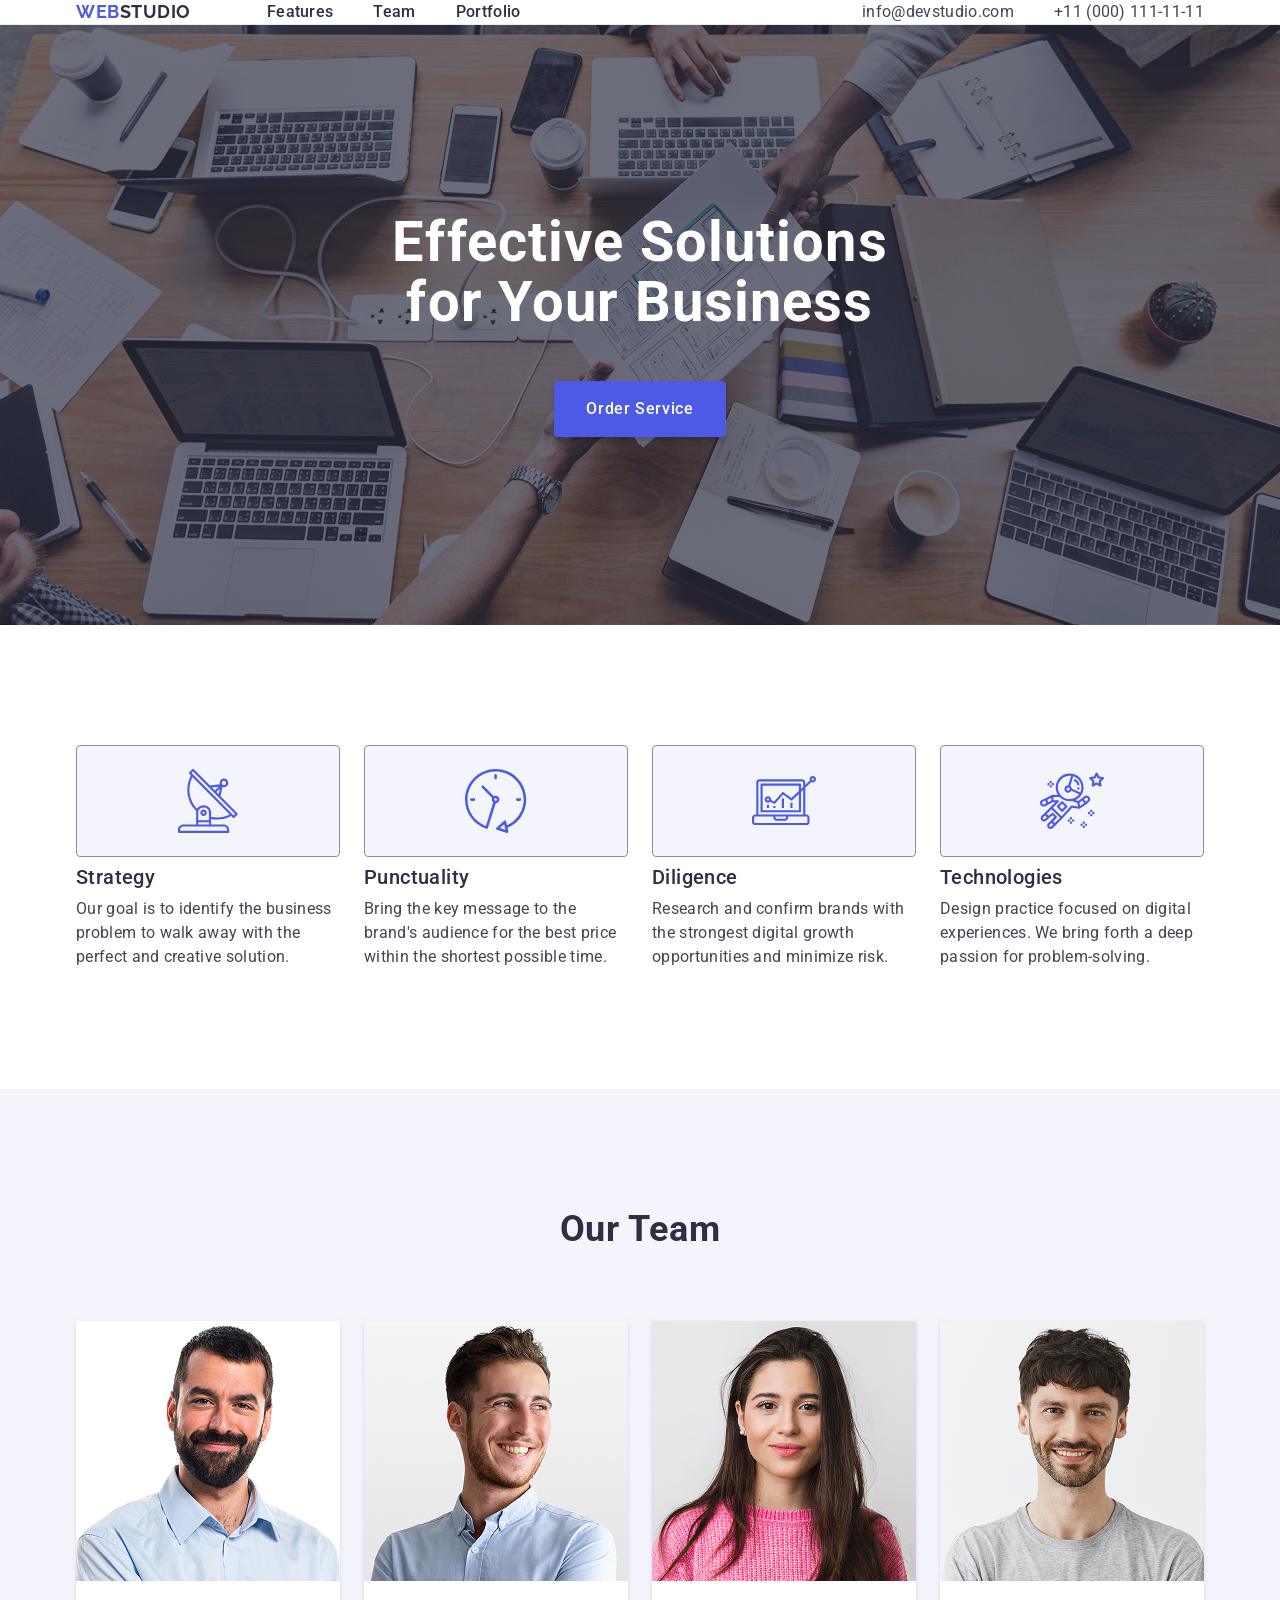
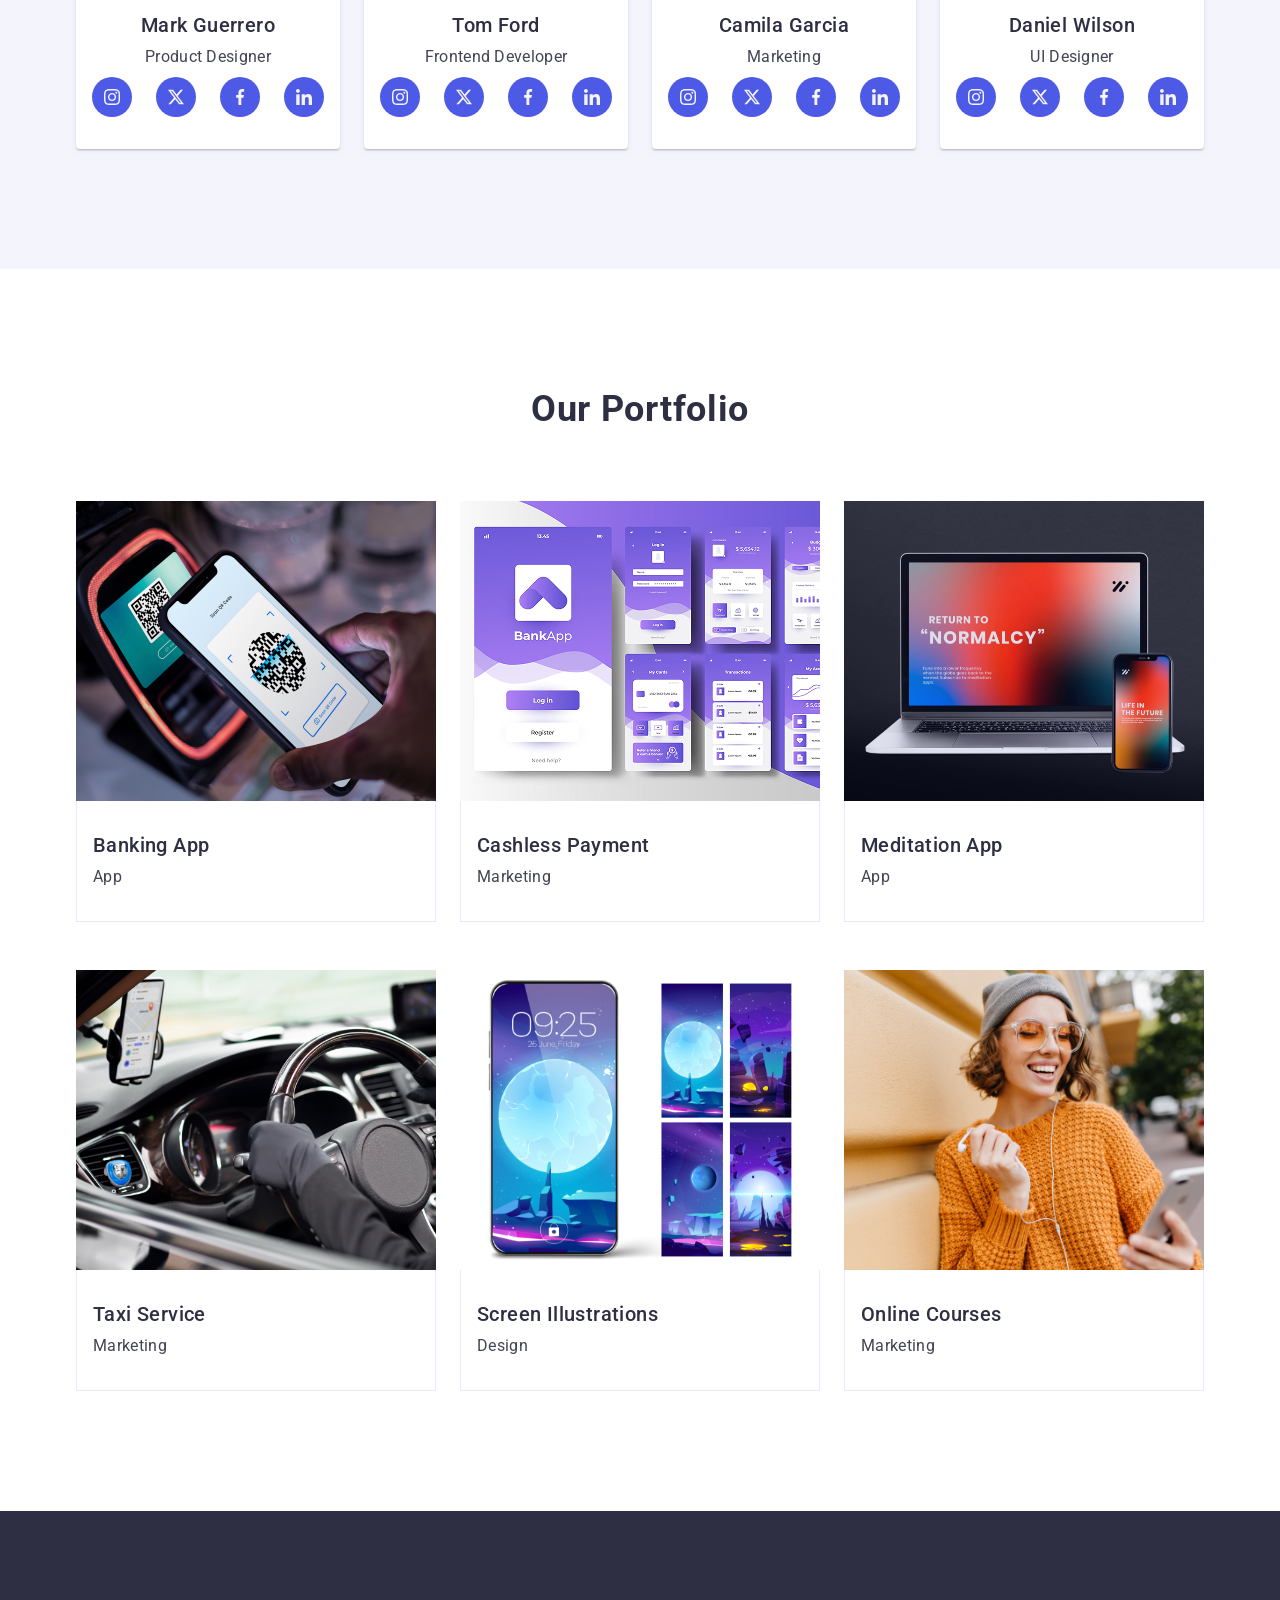
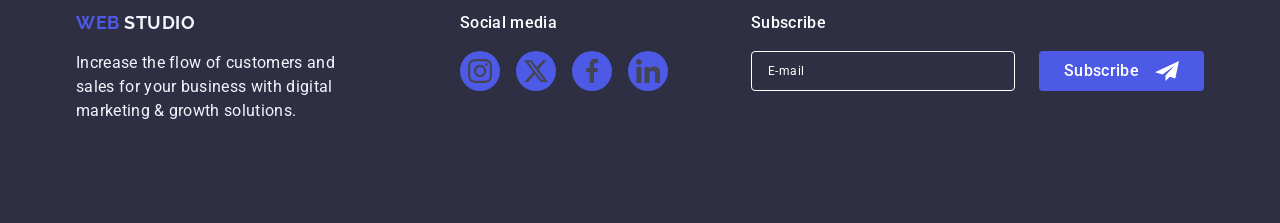
<file: index.html>
<!doctype html>
<html lang="en">
  <head>
    <meta charset="UTF-8" />
    <meta name="viewport" content="width=device-width, initial-scale=1.0" />
    <meta name="description" content="" />
    <meta name="keywords" content="" />
    <title>WebStudio</title>
    <link
      rel="stylesheet"
      href="https://cdnjs.cloudflare.com/ajax/libs/modern-normalize/3.0.1/modern-normalize.min.css"
      integrity="sha512-q6WgHqiHlKyOqslT/lgBgodhd03Wp4BEqKeW6nNtlOY4quzyG3VoQKFrieaCeSnuVseNKRGpGeDU3qPmabCANg=="
      crossorigin="anonymous"
      referrerpolicy="no-referrer"
    />
    <link rel="preconnect" href="https://fonts.googleapis.com" />
    <link rel="preconnect" href="https://fonts.gstatic.com" crossorigin />
    <link
      href="https://fonts.googleapis.com/css2?family=Raleway:ital,wght@0,100..900;1,100..900&family=Roboto:ital,wght@0,100..900;1,100..900&display=swap"
      rel="stylesheet"
    />
    <link rel="stylesheet" href="./css/main.css" />
  </head>
  <body>
    <header id="header" class="site-header">
      <div class="container">
        <div class="header-wrapper">
          <a class="site-logo" href="./index.html">
            <span class="site-logo__accent">Web</span
            ><span class="site-logo__text">Studio</span>
          </a>

          <nav class="site-nav" aria-label="Main navigation">
            <ul class="nav-list">
              <li class="nav-item">
                <a class="nav-link" href="#features">Features</a>
              </li>
              <li class="nav-item">
                <a class="nav-link" href="#team">Team</a>
              </li>
              <li class="nav-item">
                <a class="nav-link" href="#portfolio">Portfolio</a>
              </li>
            </ul>
          </nav>

          <address class="site-address">
            <ul class="contact-list">
              <li class="contact-item">
                <a class="contact-link" href="mailto:info@devstudio.com"
                  >info@devstudio.com</a
                >
              </li>
              <li class="contact-item">
                <a class="contact-link" href="tel:+110001111111"
                  >+11 (000) 111-11-11</a
                >
              </li>
            </ul>
          </address>
        </div>
      </div>
    </header>

    <main>
      <section id="hero" class="hero">
        <div class="container">
          <h1 class="hero-title">Effective Solutions for Your Business</h1>
          <button
            class="hero-button"
            type="button"
            data-modal-open
            aria-haspopup="dialog"
            aria-controls="modal"
          >
            Order Service
          </button>
        </div>
      </section>

      <section id="features" class="features">
        <div class="container">
          <h2 class="sr-only">Our Features</h2>

          <ul class="feature-list">
            <li class="feature-item">
              <div class="feature-icon-box">
                <svg class="feature-icon" width="64" height="64">
                  <use href="./images/icons.svg#illustration-3"></use>
                </svg>
              </div>

              <h3 class="feature-title">Strategy</h3>
              <p class="feature-text">
                Our goal is to identify the business problem to walk away with
                the perfect and creative solution.
              </p>
            </li>

            <li class="feature-item">
              <div class="feature-icon-box">
                <svg class="feature-icon" width="64" height="64">
                  <use href="./images/icons.svg#illustration-1"></use>
                </svg>
              </div>

              <h3 class="feature-title">Punctuality</h3>
              <p class="feature-text">
                Bring the key message to the brand's audience for the best price
                within the shortest possible time.
              </p>
            </li>

            <li class="feature-item">
              <div class="feature-icon-box">
                <svg class="feature-icon" width="64" height="64">
                  <use href="./images/icons.svg#illustration-2"></use>
                </svg>
              </div>

              <h3 class="feature-title">Diligence</h3>
              <p class="feature-text">
                Research and confirm brands with the strongest digital growth
                opportunities and minimize risk.
              </p>
            </li>

            <li class="feature-item">
              <div class="feature-icon-box">
                <svg class="feature-icon" width="64" height="64">
                  <use href="./images/icons.svg#illustration-4"></use>
                </svg>
              </div>

              <h3 class="feature-title">Technologies</h3>
              <p class="feature-text">
                Design practice focused on digital experiences. We bring forth a
                deep passion for problem-solving.
              </p>
            </li>
          </ul>
        </div>
      </section>

      <section id="team" class="team">
        <div class="container">
          <h2 class="team-title">Our Team</h2>

          <ul class="team-list">
            <li class="team-member">
              <img
                src="./images/team-1.jpg"
                alt="Mark Guerrero"
                width="264"
                height="260"
              />
              <div class="team-card-content">
                <h3 class="team-name">Mark Guerrero</h3>
                <p class="team-position">Product Designer</p>
                <ul class="team-social-list">
                  <li class="team-social-item">
                    <a href="#" class="team-social-link">
                      <svg class="team-social-icon" width="16" height="16">
                        <use href="./images/icons.svg#instagram"></use>
                      </svg>
                    </a>
                  </li>

                  <li class="team-social-item">
                    <a href="#" class="team-social-link">
                      <svg class="team-social-icon" width="16" height="16">
                        <use href="./images/icons.svg#twitter"></use>
                      </svg>
                    </a>
                  </li>

                  <li class="team-social-item">
                    <a href="#" class="team-social-link">
                      <svg class="team-social-icon" width="16" height="16">
                        <use href="./images/icons.svg#facebook"></use>
                      </svg>
                    </a>
                  </li>

                  <li class="team-social-item">
                    <a href="#" class="team-social-link">
                      <svg class="team-social-icon" width="16" height="16">
                        <use href="./images/icons.svg#linkedin"></use>
                      </svg>
                    </a>
                  </li>
                </ul>
              </div>
            </li>

            <li class="team-member">
              <img
                src="./images/team-2.jpg"
                alt="Tom Ford"
                width="264"
                height="260"
              />

              <div class="team-card-content">
                <h3 class="team-name">Tom Ford</h3>
                <p class="team-position">Frontend Developer</p>

                <ul class="team-social-list">
                  <li class="team-social-item">
                    <a href="#" class="team-social-link">
                      <svg class="team-social-icon" width="16" height="16">
                        <use href="./images/icons.svg#instagram"></use>
                      </svg>
                    </a>
                  </li>

                  <li class="team-social-item">
                    <a href="#" class="team-social-link">
                      <svg class="team-social-icon" width="16" height="16">
                        <use href="./images/icons.svg#twitter"></use>
                      </svg>
                    </a>
                  </li>

                  <li class="team-social-item">
                    <a href="#" class="team-social-link">
                      <svg class="team-social-icon" width="16" height="16">
                        <use href="./images/icons.svg#facebook"></use>
                      </svg>
                    </a>
                  </li>

                  <li class="team-social-item">
                    <a href="#" class="team-social-link">
                      <svg class="team-social-icon" width="16" height="16">
                        <use href="./images/icons.svg#linkedin"></use>
                      </svg>
                    </a>
                  </li>
                </ul>
              </div>
            </li>

            <li class="team-member">
              <img
                src="./images/team-3.png"
                alt="Camila Garcia"
                width="264"
                height="260"
              />
              <div class="team-card-content">
                <h3 class="team-name">Camila Garcia</h3>
                <p class="team-position">Marketing</p>
                <ul class="team-social-list">
                  <li class="team-social-item">
                    <a href="#" class="team-social-link">
                      <svg class="team-social-icon" width="16" height="16">
                        <use href="./images/icons.svg#instagram"></use>
                      </svg>
                    </a>
                  </li>

                  <li class="team-social-item">
                    <a href="#" class="team-social-link">
                      <svg class="team-social-icon" width="16" height="16">
                        <use href="./images/icons.svg#twitter"></use>
                      </svg>
                    </a>
                  </li>

                  <li class="team-social-item">
                    <a href="#" class="team-social-link">
                      <svg class="team-social-icon" width="16" height="16">
                        <use href="./images/icons.svg#facebook"></use>
                      </svg>
                    </a>
                  </li>

                  <li class="team-social-item">
                    <a href="#" class="team-social-link">
                      <svg class="team-social-icon" width="16" height="16">
                        <use href="./images/icons.svg#linkedin"></use>
                      </svg>
                    </a>
                  </li>
                </ul>
              </div>
            </li>

            <li class="team-member">
              <img
                src="./images/team-4.jpg"
                alt="Daniel Wilson"
                width="264"
                height="260"
              />
              <div class="team-card-content">
                <h3 class="team-name">Daniel Wilson</h3>
                <p class="team-position">UI Designer</p>
                <ul class="team-social-list">
                  <li class="team-social-item">
                    <a href="#" class="team-social-link">
                      <svg class="team-social-icon" width="16" height="16">
                        <use href="./images/icons.svg#instagram"></use>
                      </svg>
                    </a>
                  </li>

                  <li class="team-social-item">
                    <a href="#" class="team-social-link">
                      <svg class="team-social-icon" width="16" height="16">
                        <use href="./images/icons.svg#twitter"></use>
                      </svg>
                    </a>
                  </li>

                  <li class="team-social-item">
                    <a href="#" class="team-social-link">
                      <svg class="team-social-icon" width="16" height="16">
                        <use href="./images/icons.svg#facebook"></use>
                      </svg>
                    </a>
                  </li>

                  <li class="team-social-item">
                    <a href="#" class="team-social-link">
                      <svg class="team-social-icon" width="16" height="16">
                        <use href="./images/icons.svg#linkedin"></use>
                      </svg>
                    </a>
                  </li>
                </ul>
              </div>
            </li>
          </ul>
        </div>
      </section>

      <section id="portfolio" class="portfolio">
        <div class="container">
          <h2 class="portfolio-title">Our Portfolio</h2>

          <ul class="portfolio-list">
            <li class="portfolio-item">
              <div class="portfolio-image-wrapper" tabindex="0">
                <img
                  src="./images/portfolio.svg"
                  alt="Banking App"
                  width="360"
                  height="300"
                />
                <p class="portfolio-overlay">
                  14 Stylish and User-Friendly App Design Concepts. Task Manager
                  App — a clear and convenient way to organize daily tasks.
                </p>
              </div>
              <div class="portfolio-card-content">
                <h3 class="portfolio-name">Banking App</h3>
                <p class="portfolio-category">App</p>
              </div>
            </li>

            <li class="portfolio-item">
              <div class="portfolio-image-wrapper" tabindex="0">
                <img
                  src="./images/portfolio-(1).svg"
                  alt="Cashless Payment"
                  width="360"
                  height="300"
                />
                <p class="portfolio-overlay">
                  14 Stylish and User-Friendly App Design Concepts. Cashless
                  Payment — a fast and secure way to pay for everyday purchases.
                </p>
              </div>
              <div class="portfolio-card-content">
                <h3 class="portfolio-name">Cashless Payment</h3>
                <p class="portfolio-category">Marketing</p>
              </div>
            </li>

            <li class="portfolio-item">
              <div class="portfolio-image-wrapper" tabindex="0">
                <img
                  src="./images/portfolio-(2).svg"
                  alt="Meditation App"
                  width="360"
                  height="300"
                />
                <p class="portfolio-overlay">
                  14 Stylish and User-Friendly App Design Concepts. Meditation
                  App — guided sessions to support mindfulness and wellbeing.
                </p>
              </div>
              <div class="portfolio-card-content">
                <h3 class="portfolio-name">Meditation App</h3>
                <p class="portfolio-category">App</p>
              </div>
            </li>

            <li class="portfolio-item">
              <div class="portfolio-image-wrapper" tabindex="0">
                <img
                  src="./images/portfolio-(3).svg"
                  alt="Taxi Service"
                  width="360"
                  height="300"
                />
                <p class="portfolio-overlay">
                  14 Stylish and User-Friendly App Design Concepts. Taxi Service
                  — a simple way to book a ride wherever you are.
                </p>
              </div>
              <div class="portfolio-card-content">
                <h3 class="portfolio-name">Taxi Service</h3>
                <p class="portfolio-category">Marketing</p>
              </div>
            </li>

            <li class="portfolio-item">
              <div class="portfolio-image-wrapper" tabindex="0">
                <img
                  src="./images/portfolio-(4).svg"
                  alt="Screen Illustrations"
                  width="360"
                  height="300"
                />
                <p class="portfolio-overlay">
                  14 Stylish and User-Friendly App Design Concepts. Screen
                  Illustrations — expressive artwork for digital products.
                </p>
              </div>
              <div class="portfolio-card-content">
                <h3 class="portfolio-name">Screen Illustrations</h3>
                <p class="portfolio-category">Design</p>
              </div>
            </li>

            <li class="portfolio-item">
              <div class="portfolio-image-wrapper" tabindex="0">
                <img
                  src="./images/portfolio-(5).svg"
                  alt="Online Courses"
                  width="360"
                  height="300"
                />
                <p class="portfolio-overlay">
                  14 Stylish and User-Friendly App Design Concepts. Online
                  Courses — flexible learning for new skills and ideas.
                </p>
              </div>
              <div class="portfolio-card-content">
                <h3 class="portfolio-name">Online Courses</h3>
                <p class="portfolio-category">Marketing</p>
              </div>
            </li>
          </ul>
        </div>
      </section>
    </main>

    <footer id="footer" class="footer">
      <div class="container footer-container">
        <div class="footer-info">
          <a class="footer-logo" href="./index.html">
            <span class="footer-logo__accent">Web</span>
            <span class="footer-logo__text">Studio</span>
          </a>

          <p class="footer-text">
            Increase the flow of customers and sales for your business with
            digital marketing & growth solutions.
          </p>
        </div>

        <div class="footer-social">
          <p class="footer-social-title">Social media</p>

          <ul class="footer-social-list">
            <li class="footer-social-item">
              <a href="#" class="footer-social-link">
                <svg class="footer-social-icon" width="24" height="24">
                  <use href="./images/icons.svg#instagram"></use>
                </svg>
              </a>
            </li>

            <li class="footer-social-item">
              <a href="#" class="footer-social-link">
                <svg class="footer-social-icon" width="24" height="24">
                  <use href="./images/icons.svg#twitter"></use>
                </svg>
              </a>
            </li>

            <li class="footer-social-item">
              <a href="#" class="footer-social-link">
                <svg class="footer-social-icon" width="24" height="24">
                  <use href="./images/icons.svg#facebook"></use>
                </svg>
              </a>
            </li>

            <li class="footer-social-item">
              <a href="#" class="footer-social-link">
                <svg class="footer-social-icon" width="24" height="24">
                  <use href="./images/icons.svg#linkedin"></use>
                </svg>
              </a>
            </li>
          </ul>
        </div>
        <div class="footer-subscribe">
          <p class="footer-subscribe-text">Subscribe</p>

          <form class="footer-subscribe-form">
            <label class="footer-subscribe-label" for="footer-email">
              Email
            </label>

            <input
              class="footer-subscribe-input"
              type="email"
              name="email"
              id="footer-email"
              placeholder="E-mail"
            />

            <button class="footer-subscribe-button" type="submit">
              Subscribe
              <svg width="24" height="24">
                <use href="./images/icons.svg#illustration-5"></use>
              </svg>
            </button>
          </form>
        </div>
      </div>
    </footer>

    <div class="backdrop" id="modal" data-modal aria-hidden="true">
      <div
        class="modal"
        role="dialog"
        aria-modal="true"
        aria-labelledby="modal-title"
      >
        <button
          class="modal-close"
          type="button"
          data-modal-close
          aria-label="Close contact form"
        >
          <svg class="modal-close-icon" width="8" height="8" aria-hidden="true">
            <use href="./images/icons.svg#close"></use>
          </svg>
        </button>

        <p class="modal-title" id="modal-title">
          Leave your contacts and we will call you back
        </p>

        <form class="modal-form">
          <div class="modal-field">
            <label class="modal-label" for="user-name">Name</label>
            <div class="modal-input-wrap">
              <input
                class="modal-input"
                type="text"
                name="user-name"
                id="user-name"
                autocomplete="name"
              />
              <svg class="modal-field-icon" width="18" height="24" aria-hidden="true">
                <use href="./images/icons.svg#user"></use>
              </svg>
            </div>
          </div>

          <div class="modal-field">
            <label class="modal-label" for="user-phone">Phone</label>
            <div class="modal-input-wrap">
              <input
                class="modal-input"
                type="tel"
                name="user-phone"
                id="user-phone"
                autocomplete="tel"
              />
              <svg class="modal-field-icon" width="18" height="24" aria-hidden="true">
                <use href="./images/icons.svg#phone"></use>
              </svg>
            </div>
          </div>

          <div class="modal-field">
            <label class="modal-label" for="user-email">Email</label>
            <div class="modal-input-wrap">
              <input
                class="modal-input"
                type="email"
                name="user-email"
                id="user-email"
                autocomplete="email"
              />
              <svg class="modal-field-icon" width="18" height="24" aria-hidden="true">
                <use href="./images/icons.svg#email"></use>
              </svg>
            </div>
          </div>

          <div class="modal-comment-field">
            <label class="modal-label" for="user-comment">Comment</label>
            <textarea
              class="modal-textarea"
              name="user-comment"
              id="user-comment"
              placeholder="Text input"
            ></textarea>
          </div>

          <div class="modal-privacy">
            <input
              class="privacy-checkbox visually-hidden"
              type="checkbox"
              name="user-privacy"
              id="user-privacy"
              value="accepted"
            />
            <label class="privacy-label" for="user-privacy">
              <span class="custom-checkbox" aria-hidden="true">
                <svg class="custom-checkbox-icon" width="10" height="8">
                  <use href="./images/icons.svg#check"></use>
                </svg>
              </span>
              <span>
                I accept the terms and conditions of the
                <a class="privacy-link" href="#">Privacy Policy</a>
              </span>
            </label>
          </div>

          <button class="modal-submit" type="submit">Send</button>
        </form>
      </div>
    </div>

    <script src="./js/modal.js"></script>
  </body>
</html>
</file>
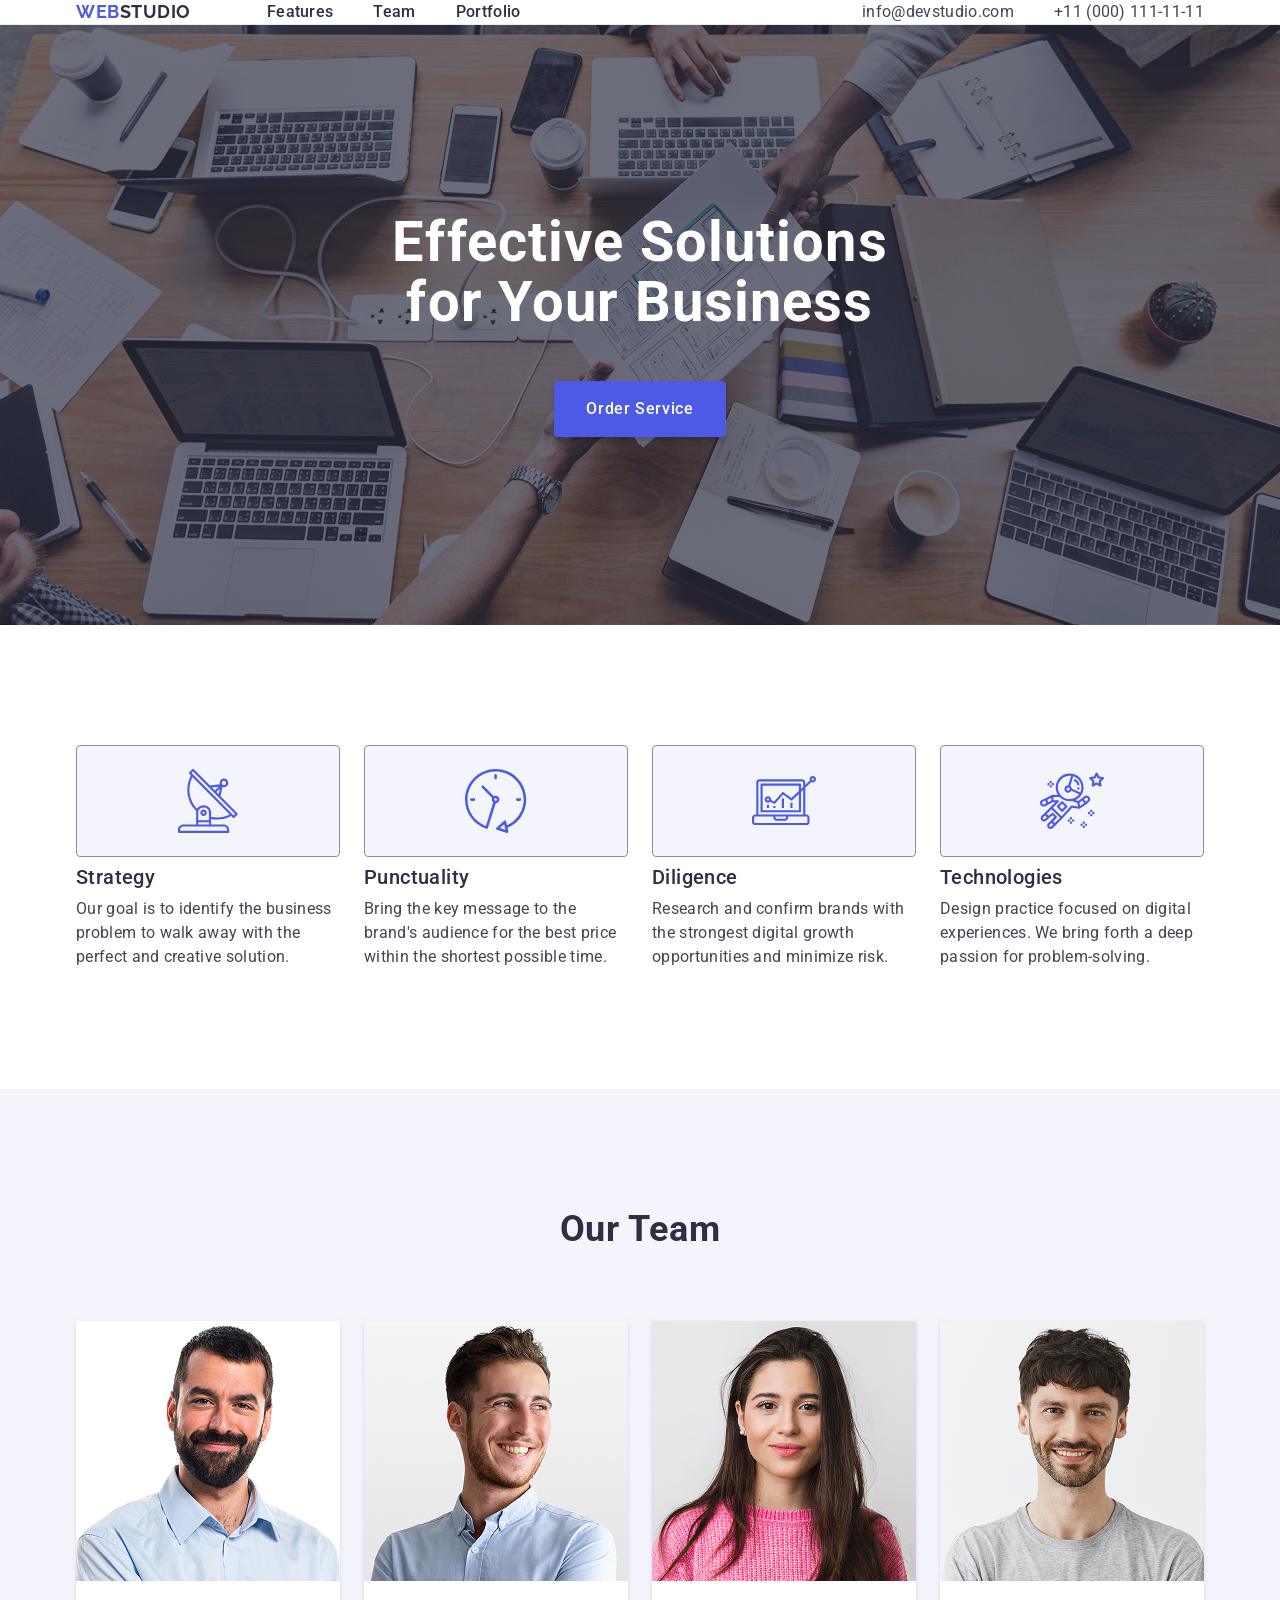
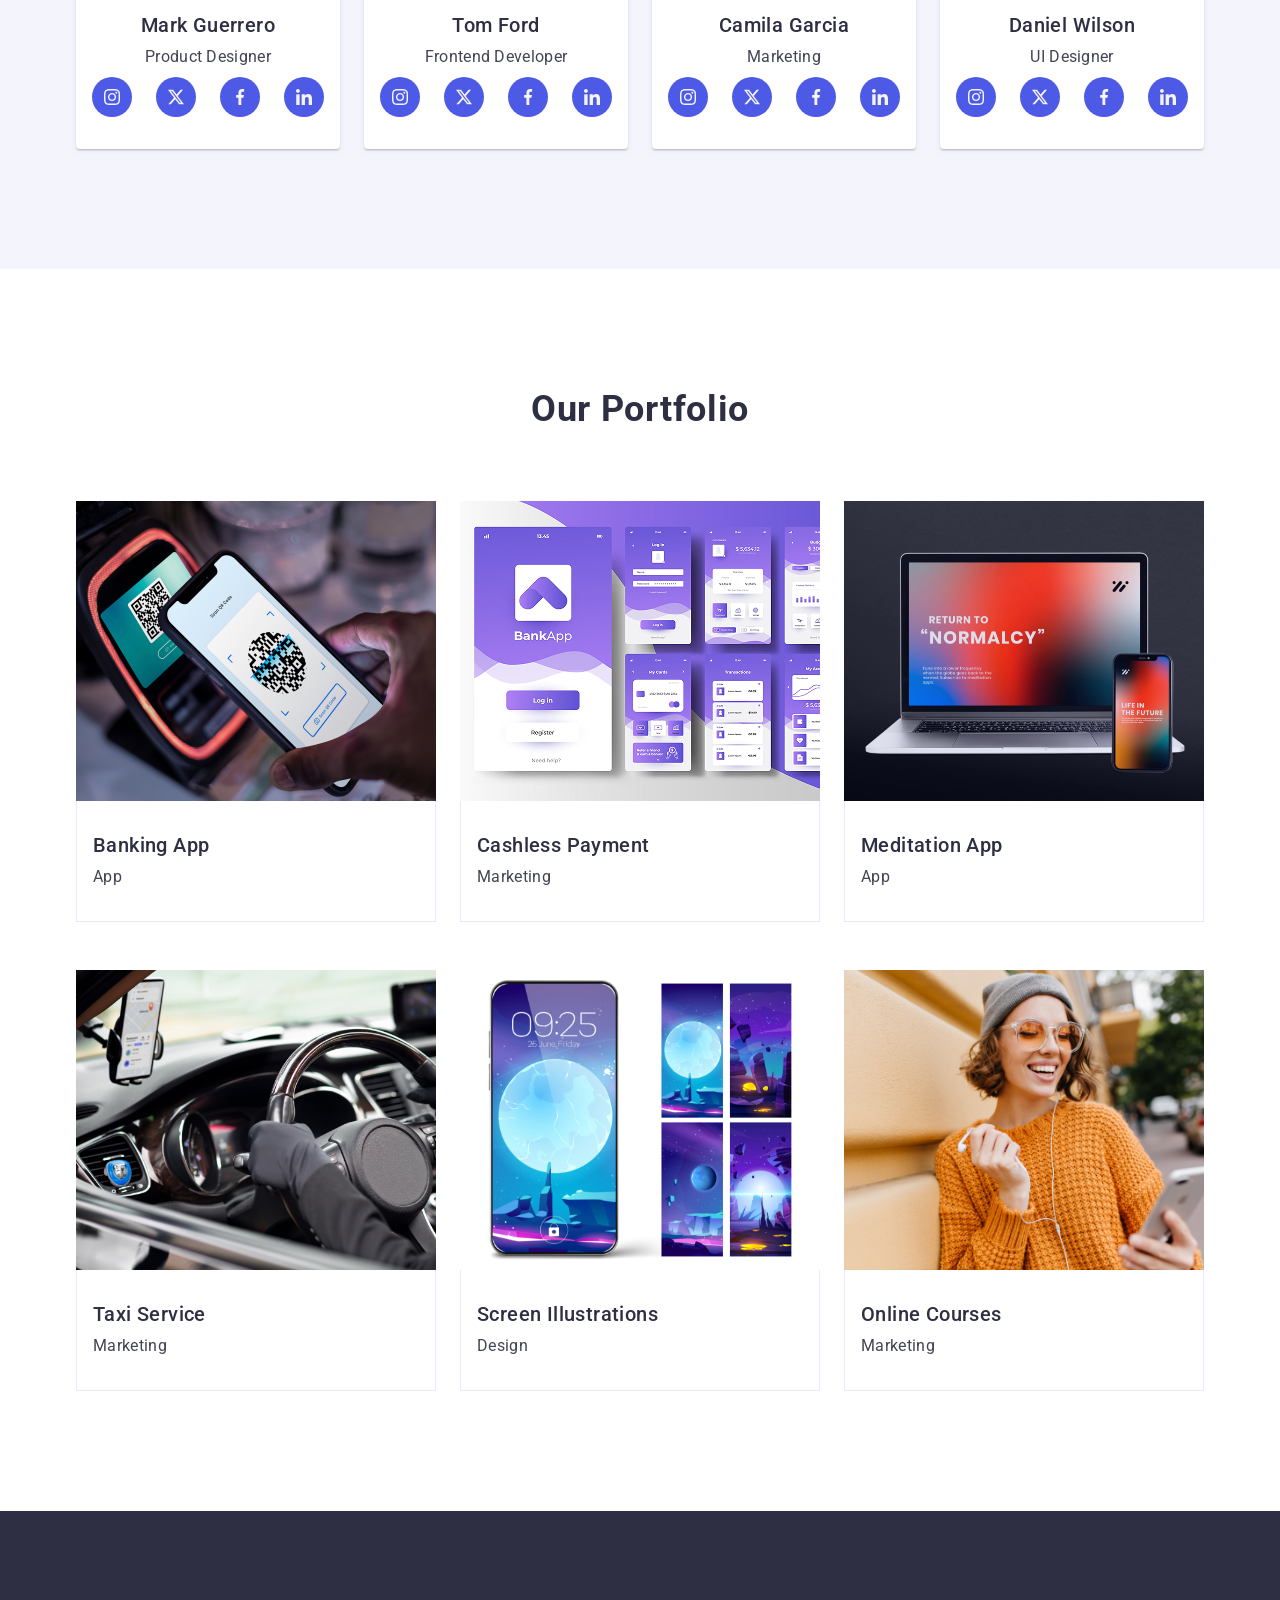
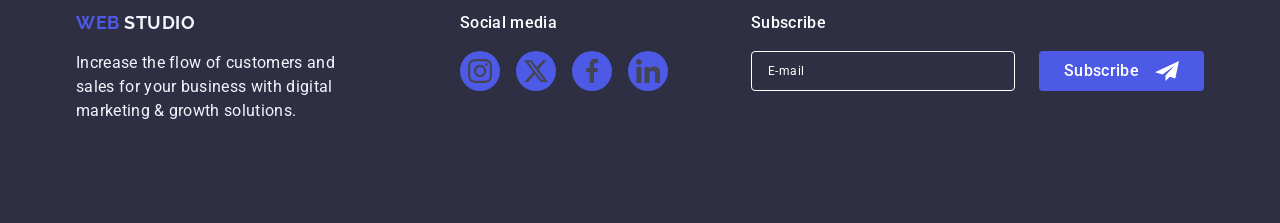
<file: goit-markup-hw-05/index.html>
<!doctype html>
<html lang="en">
  <head>
    <meta charset="UTF-8" />
    <meta name="viewport" content="width=device-width, initial-scale=1.0" />
    <meta name="description" content="" />
    <meta name="keywords" content="" />
    <title>WebStudio</title>
    <link
      rel="stylesheet"
      href="https://cdnjs.cloudflare.com/ajax/libs/modern-normalize/3.0.1/modern-normalize.min.css"
      integrity="sha512-q6WgHqiHlKyOqslT/lgBgodhd03Wp4BEqKeW6nNtlOY4quzyG3VoQKFrieaCeSnuVseNKRGpGeDU3qPmabCANg=="
      crossorigin="anonymous"
      referrerpolicy="no-referrer"
    />
    <link rel="preconnect" href="https://fonts.googleapis.com" />
    <link rel="preconnect" href="https://fonts.gstatic.com" crossorigin />
    <link
      href="https://fonts.googleapis.com/css2?family=Raleway:ital,wght@0,100..900;1,100..900&family=Roboto:ital,wght@0,100..900;1,100..900&display=swap"
      rel="stylesheet"
    />
    <link rel="stylesheet" href="./css/main.css" />
    <link rel="stylesheet" href="./css/modal.css" />
    <link rel="stylesheet" href="./css/mobile-menu.css" />
  </head>
  <body>
    <header id="header" class="site-header">
      <div class="container">
        <div class="header-wrapper">
          <a class="site-logo" href="./index.html">
            <span class="site-logo__accent">Web</span
            ><span class="site-logo__text">Studio</span>
          </a>

          <nav class="site-nav" aria-label="Main navigation">
            <ul class="nav-list">
              <li class="nav-item">
                <a class="nav-link" href="#features">Features</a>
              </li>
              <li class="nav-item">
                <a class="nav-link" href="#team">Team</a>
              </li>
              <li class="nav-item">
                <a class="nav-link" href="#portfolio">Portfolio</a>
              </li>
            </ul>
          </nav>

          <address class="site-address">
            <ul class="contact-list">
              <li class="contact-item">
                <a class="contact-link" href="mailto:info@devstudio.com"
                  >info@devstudio.com</a
                >
              </li>
              <li class="contact-item">
                <a class="contact-link" href="tel:+110001111111"
                  >+11 (000) 111-11-11</a
                >
              </li>
            </ul>
          </address>
        </div>
      </div>
    </header>

    <main>
      <section id="hero" class="hero">
        <div class="container">
          <h1 class="hero-title">Effective Solutions for Your Business</h1>
          <button
            class="hero-button"
            type="button"
            data-modal-open
            aria-haspopup="dialog"
            aria-controls="modal"
          >
            Order Service
          </button>
        </div>
      </section>

      <section id="features" class="features">
        <div class="container">
          <h2 class="sr-only">Our Features</h2>

          <ul class="feature-list">
            <li class="feature-item">
              <div class="feature-icon-box">
                <svg class="feature-icon" width="64" height="64">
                  <use href="./images/icons.svg#illustration-3"></use>
                </svg>
              </div>

              <h3 class="feature-title">Strategy</h3>
              <p class="feature-text">
                Our goal is to identify the business problem to walk away with
                the perfect and creative solution.
              </p>
            </li>

            <li class="feature-item">
              <div class="feature-icon-box">
                <svg class="feature-icon" width="64" height="64">
                  <use href="./images/icons.svg#illustration-1"></use>
                </svg>
              </div>

              <h3 class="feature-title">Punctuality</h3>
              <p class="feature-text">
                Bring the key message to the brand's audience for the best price
                within the shortest possible time.
              </p>
            </li>

            <li class="feature-item">
              <div class="feature-icon-box">
                <svg class="feature-icon" width="64" height="64">
                  <use href="./images/icons.svg#illustration-2"></use>
                </svg>
              </div>

              <h3 class="feature-title">Diligence</h3>
              <p class="feature-text">
                Research and confirm brands with the strongest digital growth
                opportunities and minimize risk.
              </p>
            </li>

            <li class="feature-item">
              <div class="feature-icon-box">
                <svg class="feature-icon" width="64" height="64">
                  <use href="./images/icons.svg#illustration-4"></use>
                </svg>
              </div>

              <h3 class="feature-title">Technologies</h3>
              <p class="feature-text">
                Design practice focused on digital experiences. We bring forth a
                deep passion for problem-solving.
              </p>
            </li>
          </ul>
        </div>
      </section>

      <section id="team" class="team">
        <div class="container">
          <h2 class="team-title">Our Team</h2>

          <ul class="team-list">
            <li class="team-member">
              <img
                src="./images/team-1.jpg"
                alt="Mark Guerrero"
                width="264"
                height="260"
              />
              <div class="team-card-content">
                <h3 class="team-name">Mark Guerrero</h3>
                <p class="team-position">Product Designer</p>
                <ul class="team-social-list">
                  <li class="team-social-item">
                    <a href="#" class="team-social-link">
                      <svg class="team-social-icon" width="16" height="16">
                        <use href="./images/icons.svg#instagram"></use>
                      </svg>
                    </a>
                  </li>

                  <li class="team-social-item">
                    <a href="#" class="team-social-link">
                      <svg class="team-social-icon" width="16" height="16">
                        <use href="./images/icons.svg#twitter"></use>
                      </svg>
                    </a>
                  </li>

                  <li class="team-social-item">
                    <a href="#" class="team-social-link">
                      <svg class="team-social-icon" width="16" height="16">
                        <use href="./images/icons.svg#facebook"></use>
                      </svg>
                    </a>
                  </li>

                  <li class="team-social-item">
                    <a href="#" class="team-social-link">
                      <svg class="team-social-icon" width="16" height="16">
                        <use href="./images/icons.svg#linkedin"></use>
                      </svg>
                    </a>
                  </li>
                </ul>
              </div>
            </li>

            <li class="team-member">
              <img
                src="./images/team-2.jpg"
                alt="Tom Ford"
                width="264"
                height="260"
              />

              <div class="team-card-content">
                <h3 class="team-name">Tom Ford</h3>
                <p class="team-position">Frontend Developer</p>

                <ul class="team-social-list">
                  <li class="team-social-item">
                    <a href="#" class="team-social-link">
                      <svg class="team-social-icon" width="16" height="16">
                        <use href="./images/icons.svg#instagram"></use>
                      </svg>
                    </a>
                  </li>

                  <li class="team-social-item">
                    <a href="#" class="team-social-link">
                      <svg class="team-social-icon" width="16" height="16">
                        <use href="./images/icons.svg#twitter"></use>
                      </svg>
                    </a>
                  </li>

                  <li class="team-social-item">
                    <a href="#" class="team-social-link">
                      <svg class="team-social-icon" width="16" height="16">
                        <use href="./images/icons.svg#facebook"></use>
                      </svg>
                    </a>
                  </li>

                  <li class="team-social-item">
                    <a href="#" class="team-social-link">
                      <svg class="team-social-icon" width="16" height="16">
                        <use href="./images/icons.svg#linkedin"></use>
                      </svg>
                    </a>
                  </li>
                </ul>
              </div>
            </li>

            <li class="team-member">
              <img
                src="./images/team-3.png"
                alt="Camila Garcia"
                width="264"
                height="260"
              />
              <div class="team-card-content">
                <h3 class="team-name">Camila Garcia</h3>
                <p class="team-position">Marketing</p>
                <ul class="team-social-list">
                  <li class="team-social-item">
                    <a href="#" class="team-social-link">
                      <svg class="team-social-icon" width="16" height="16">
                        <use href="./images/icons.svg#instagram"></use>
                      </svg>
                    </a>
                  </li>

                  <li class="team-social-item">
                    <a href="#" class="team-social-link">
                      <svg class="team-social-icon" width="16" height="16">
                        <use href="./images/icons.svg#twitter"></use>
                      </svg>
                    </a>
                  </li>

                  <li class="team-social-item">
                    <a href="#" class="team-social-link">
                      <svg class="team-social-icon" width="16" height="16">
                        <use href="./images/icons.svg#facebook"></use>
                      </svg>
                    </a>
                  </li>

                  <li class="team-social-item">
                    <a href="#" class="team-social-link">
                      <svg class="team-social-icon" width="16" height="16">
                        <use href="./images/icons.svg#linkedin"></use>
                      </svg>
                    </a>
                  </li>
                </ul>
              </div>
            </li>

            <li class="team-member">
              <img
                src="./images/team-4.jpg"
                alt="Daniel Wilson"
                width="264"
                height="260"
              />
              <div class="team-card-content">
                <h3 class="team-name">Daniel Wilson</h3>
                <p class="team-position">UI Designer</p>
                <ul class="team-social-list">
                  <li class="team-social-item">
                    <a href="#" class="team-social-link">
                      <svg class="team-social-icon" width="16" height="16">
                        <use href="./images/icons.svg#instagram"></use>
                      </svg>
                    </a>
                  </li>

                  <li class="team-social-item">
                    <a href="#" class="team-social-link">
                      <svg class="team-social-icon" width="16" height="16">
                        <use href="./images/icons.svg#twitter"></use>
                      </svg>
                    </a>
                  </li>

                  <li class="team-social-item">
                    <a href="#" class="team-social-link">
                      <svg class="team-social-icon" width="16" height="16">
                        <use href="./images/icons.svg#facebook"></use>
                      </svg>
                    </a>
                  </li>

                  <li class="team-social-item">
                    <a href="#" class="team-social-link">
                      <svg class="team-social-icon" width="16" height="16">
                        <use href="./images/icons.svg#linkedin"></use>
                      </svg>
                    </a>
                  </li>
                </ul>
              </div>
            </li>
          </ul>
        </div>
      </section>

      <section id="portfolio" class="portfolio">
        <div class="container">
          <h2 class="portfolio-title">Our Portfolio</h2>

          <ul class="portfolio-list">
            <li class="portfolio-item">
              <div class="portfolio-image-wrapper" tabindex="0">
                <img
                  src="./images/portfolio.svg"
                  alt="Banking App"
                  width="360"
                  height="300"
                />
                <p class="portfolio-overlay">
                  14 Stylish and User-Friendly App Design Concepts. Task Manager
                  App — a clear and convenient way to organize daily tasks.
                </p>
              </div>
              <div class="portfolio-card-content">
                <h3 class="portfolio-name">Banking App</h3>
                <p class="portfolio-category">App</p>
              </div>
            </li>

            <li class="portfolio-item">
              <div class="portfolio-image-wrapper" tabindex="0">
                <img
                  src="./images/portfolio-(1).svg"
                  alt="Cashless Payment"
                  width="360"
                  height="300"
                />
                <p class="portfolio-overlay">
                  14 Stylish and User-Friendly App Design Concepts. Cashless
                  Payment — a fast and secure way to pay for everyday purchases.
                </p>
              </div>
              <div class="portfolio-card-content">
                <h3 class="portfolio-name">Cashless Payment</h3>
                <p class="portfolio-category">Marketing</p>
              </div>
            </li>

            <li class="portfolio-item">
              <div class="portfolio-image-wrapper" tabindex="0">
                <img
                  src="./images/portfolio-(2).svg"
                  alt="Meditation App"
                  width="360"
                  height="300"
                />
                <p class="portfolio-overlay">
                  14 Stylish and User-Friendly App Design Concepts. Meditation
                  App — guided sessions to support mindfulness and wellbeing.
                </p>
              </div>
              <div class="portfolio-card-content">
                <h3 class="portfolio-name">Meditation App</h3>
                <p class="portfolio-category">App</p>
              </div>
            </li>

            <li class="portfolio-item">
              <div class="portfolio-image-wrapper" tabindex="0">
                <img
                  src="./images/portfolio-(3).svg"
                  alt="Taxi Service"
                  width="360"
                  height="300"
                />
                <p class="portfolio-overlay">
                  14 Stylish and User-Friendly App Design Concepts. Taxi Service
                  — a simple way to book a ride wherever you are.
                </p>
              </div>
              <div class="portfolio-card-content">
                <h3 class="portfolio-name">Taxi Service</h3>
                <p class="portfolio-category">Marketing</p>
              </div>
            </li>

            <li class="portfolio-item">
              <div class="portfolio-image-wrapper" tabindex="0">
                <img
                  src="./images/portfolio-(4).svg"
                  alt="Screen Illustrations"
                  width="360"
                  height="300"
                />
                <p class="portfolio-overlay">
                  14 Stylish and User-Friendly App Design Concepts. Screen
                  Illustrations — expressive artwork for digital products.
                </p>
              </div>
              <div class="portfolio-card-content">
                <h3 class="portfolio-name">Screen Illustrations</h3>
                <p class="portfolio-category">Design</p>
              </div>
            </li>

            <li class="portfolio-item">
              <div class="portfolio-image-wrapper" tabindex="0">
                <img
                  src="./images/portfolio-(5).svg"
                  alt="Online Courses"
                  width="360"
                  height="300"
                />
                <p class="portfolio-overlay">
                  14 Stylish and User-Friendly App Design Concepts. Online
                  Courses — flexible learning for new skills and ideas.
                </p>
              </div>
              <div class="portfolio-card-content">
                <h3 class="portfolio-name">Online Courses</h3>
                <p class="portfolio-category">Marketing</p>
              </div>
            </li>
          </ul>
        </div>
      </section>
    </main>

    <footer id="footer" class="footer">
      <div class="container footer-container">
        <div class="footer-info">
          <a class="footer-logo" href="./index.html">
            <span class="footer-logo__accent">Web</span>
            <span class="footer-logo__text">Studio</span>
          </a>

          <p class="footer-text">
            Increase the flow of customers and sales for your business with
            digital marketing & growth solutions.
          </p>
        </div>

        <div class="footer-social">
          <p class="footer-social-title">Social media</p>

          <ul class="footer-social-list">
            <li class="footer-social-item">
              <a href="#" class="footer-social-link">
                <svg class="footer-social-icon" width="24" height="24">
                  <use href="./images/icons.svg#instagram"></use>
                </svg>
              </a>
            </li>

            <li class="footer-social-item">
              <a href="#" class="footer-social-link">
                <svg class="footer-social-icon" width="24" height="24">
                  <use href="./images/icons.svg#twitter"></use>
                </svg>
              </a>
            </li>

            <li class="footer-social-item">
              <a href="#" class="footer-social-link">
                <svg class="footer-social-icon" width="24" height="24">
                  <use href="./images/icons.svg#facebook"></use>
                </svg>
              </a>
            </li>

            <li class="footer-social-item">
              <a href="#" class="footer-social-link">
                <svg class="footer-social-icon" width="24" height="24">
                  <use href="./images/icons.svg#linkedin"></use>
                </svg>
              </a>
            </li>
          </ul>
        </div>
        <div class="footer-subscribe">
          <p class="footer-subscribe-text">Subscribe</p>

          <form class="footer-subscribe-form">
            <label class="footer-subscribe-label" for="footer-email">
              Email
            </label>

            <input
              class="footer-subscribe-input"
              type="email"
              name="email"
              id="footer-email"
              placeholder="E-mail"
            />

            <button class="footer-subscribe-button" type="submit">
              Subscribe
              <svg width="24" height="20">
                <use href="./images/icons.svg#illustration-5"></use>
              </svg>
            </button>
          </form>
        </div>
      </div>
    </footer>

    <div class="backdrop" id="modal" data-modal aria-hidden="true">
      <div
        class="modal"
        role="dialog"
        aria-modal="true"
        aria-labelledby="modal-title"
      >
        <button
          class="modal-close"
          type="button"
          data-modal-close
          aria-label="Close contact form"
        >
          <svg class="modal-close-icon" width="24" height="24" aria-hidden="true">
            <use href="./images/icons.svg#close"></use>
          </svg>
        </button>

        <form class="modal-form">
          <h2 class="modal-title" id="modal-title">
            Leave your contacts and we will call you back
          </h2>

          <div class="modal-field">
            <label class="modal-label" for="user-name">Name</label>
            <div class="modal-input-wrap">
              <input
                class="modal-input"
                type="text"
                name="user-name"
                id="user-name"
                autocomplete="name"
              />
              <svg class="modal-field-icon" width="18" height="18" aria-hidden="true">
                <use href="./images/icons.svg#user"></use>
              </svg>
            </div>
          </div>

          <div class="modal-field">
            <label class="modal-label" for="user-phone">Phone</label>
            <div class="modal-input-wrap">
              <input
                class="modal-input"
                type="tel"
                name="user-phone"
                id="user-phone"
                autocomplete="tel"
              />
              <svg class="modal-field-icon" width="18" height="18" aria-hidden="true">
                <use href="./images/icons.svg#phone"></use>
              </svg>
            </div>
          </div>

          <div class="modal-field">
            <label class="modal-label" for="user-email">Email</label>
            <div class="modal-input-wrap">
              <input
                class="modal-input"
                type="email"
                name="user-email"
                id="user-email"
                autocomplete="email"
              />
              <svg class="modal-field-icon" width="18" height="18" aria-hidden="true">
                <use href="./images/icons.svg#email"></use>
              </svg>
            </div>
          </div>

          <div class="modal-comment-field">
            <label class="modal-label" for="user-comment">Comment</label>
            <textarea
              class="modal-textarea"
              name="user-comment"
              id="user-comment"
              placeholder="Text input"
            ></textarea>
          </div>

          <div class="modal-privacy">
            <input
              class="privacy-checkbox visually-hidden"
              type="checkbox"
              name="user-privacy"
              id="user-privacy"
              value="accepted"
            />
            <label class="privacy-label" for="user-privacy">
              <span class="custom-checkbox" aria-hidden="true">
                <svg class="custom-checkbox-icon" width="10" height="8">
                  <use href="./images/icons.svg#check"></use>
                </svg>
              </span>
              <span>
                I accept the terms and conditions of the
                <a class="privacy-link" href="#">Privacy Policy</a>
              </span>
            </label>
          </div>

          <button class="modal-submit" type="submit">Send</button>
        </form>
      </div>
    </div>

    <script src="./js/modal.js"></script>
  </body>
</html>
</file>
<file: css/main.css>
@import "./common.css";
@import "./header.css";
@import "./hero.css";
@import "./features.css";
@import "./team.css";
@import "./portfolio.css";
@import "./footer.css";
@import "./modal.css";
</file>
<file: goit-markup-hw-05/css/main.css>
@import "./common.css";
@import "./header.css";
@import "./hero.css";
@import "./features.css";
@import "./team.css";
@import "./portfolio.css";
@import "./footer.css";
</file>
<file: goit-markup-hw-05/css/modal.css>
.backdrop {
  position: fixed;
  inset: 0;
  z-index: 1000;
  display: flex;
  align-items: center;
  justify-content: center;
  padding: 16px;
  background-color: rgba(46, 47, 66, 0.4);
  opacity: 0;
  visibility: hidden;
  pointer-events: none;
  transition:
    opacity 250ms cubic-bezier(0.4, 0, 0.2, 1),
    visibility 250ms cubic-bezier(0.4, 0, 0.2, 1);
}

.backdrop.is-open {
  opacity: 1;
  visibility: visible;
  pointer-events: auto;
}

.modal {
  position: relative;
  width: 408px;
  max-width: 100%;
  max-height: calc(100vh - 32px);
  overflow-y: auto;
  padding: 72px 24px 24px;
  border-radius: 4px;
  background-color: #fcfcfc;
  box-shadow:
    0 1px 1px rgba(0, 0, 0, 0.14),
    0 1px 3px rgba(0, 0, 0, 0.12),
    0 2px 1px rgba(0, 0, 0, 0.2);
}

.modal-open {
  overflow: hidden;
}

.modal-close {
  position: absolute;
  top: 24px;
  right: 24px;
  display: flex;
  align-items: center;
  justify-content: center;
  width: 24px;
  height: 24px;
  padding: 0;
  border: 1px solid rgba(0, 0, 0, 0.1);
  border-radius: 50%;
  color: #2e2f42;
  background-color: #e7e9fc;
  cursor: pointer;
  transition:
    background-color 250ms cubic-bezier(0.4, 0, 0.2, 1),
    border-color 250ms cubic-bezier(0.4, 0, 0.2, 1),
    color 250ms cubic-bezier(0.4, 0, 0.2, 1),
    box-shadow 250ms cubic-bezier(0.4, 0, 0.2, 1);
}

.modal-close:hover,
.modal-close:focus-visible {
  border-color: #404bbf;
  color: #ffffff;
  background-color: #404bbf;
}

.modal-close:focus-visible {
  outline: none;
  box-shadow: 0 0 0 3px rgba(77, 90, 229, 0.25);
}

.modal-close-icon {
  width: 24px;
  height: 24px;
  fill: currentColor;
}

.modal-title {
  margin-bottom: 16px;
  font-weight: 500;
  font-size: 16px;
  line-height: 1.5;
  letter-spacing: 0.02em;
  text-align: center;
  color: #2e2f42;
}

.modal-field {
  margin-bottom: 8px;
}

.modal-label {
  display: block;
  margin-bottom: 4px;
  font-size: 12px;
  line-height: 1.17;
  letter-spacing: 0.04em;
  color: #8e8f99;
}

.modal-input-wrap {
  position: relative;
}

.modal-input {
  width: 100%;
  height: 40px;
  padding: 8px 16px 8px 38px;
  border: 1px solid rgba(46, 47, 66, 0.4);
  border-radius: 4px;
  color: #2e2f42;
  background-color: transparent;
  outline: transparent;
  transition:
    border-color 250ms cubic-bezier(0.4, 0, 0.2, 1),
    box-shadow 250ms cubic-bezier(0.4, 0, 0.2, 1);
}

.modal-input:hover,
.modal-input:focus,
.modal-input:focus-visible {
  border-color: #4d5ae5;
}

.modal-input:focus-visible {
  box-shadow: 0 0 0 3px rgba(77, 90, 229, 0.14);
}

.modal-field-icon {
  position: absolute;
  top: 50%;
  left: 16px;
  width: 18px;
  height: 18px;
  color: #2e2f42;
  fill: none;
  stroke: currentColor;
  transform: translateY(-50%);
  pointer-events: none;
  transition: color 250ms cubic-bezier(0.4, 0, 0.2, 1);
}

.modal-input:hover + .modal-field-icon,
.modal-input:focus + .modal-field-icon,
.modal-input:focus-visible + .modal-field-icon {
  color: #4d5ae5;
}

.modal-comment-field {
  margin-bottom: 16px;
}

.modal-textarea {
  display: block;
  width: 100%;
  height: 120px;
  padding: 8px 16px;
  resize: none;
  border: 1px solid rgba(46, 47, 66, 0.4);
  border-radius: 4px;
  font-size: 12px;
  line-height: 1.17;
  letter-spacing: 0.04em;
  color: #2e2f42;
  background-color: transparent;
  outline: transparent;
  transition:
    border-color 250ms cubic-bezier(0.4, 0, 0.2, 1),
    box-shadow 250ms cubic-bezier(0.4, 0, 0.2, 1);
}

.modal-textarea::placeholder {
  color: rgba(46, 47, 66, 0.4);
}

.modal-textarea:hover,
.modal-textarea:focus,
.modal-textarea:focus-visible {
  border-color: #4d5ae5;
}

.modal-textarea:focus-visible {
  box-shadow: 0 0 0 3px rgba(77, 90, 229, 0.14);
}

.modal-privacy {
  margin-bottom: 24px;
}

.visually-hidden {
  position: absolute;
  width: 1px;
  height: 1px;
  margin: -1px;
  padding: 0;
  overflow: hidden;
  border: 0;
  white-space: nowrap;
  clip: rect(0 0 0 0);
  clip-path: inset(100%);
}

.privacy-label {
  display: flex;
  align-items: center;
  gap: 8px;
  font-size: 12px;
  line-height: 1.17;
  letter-spacing: 0.04em;
  color: #8e8f99;
  cursor: pointer;
}

.custom-checkbox {
  flex-shrink: 0;
  display: inline-flex;
  align-items: center;
  justify-content: center;
  width: 16px;
  height: 16px;
  border: 1px solid rgba(46, 47, 66, 0.4);
  border-radius: 2px;
  color: #f4f4fd;
  background-color: transparent;
  transition:
    background-color 250ms cubic-bezier(0.4, 0, 0.2, 1),
    border-color 250ms cubic-bezier(0.4, 0, 0.2, 1),
    box-shadow 250ms cubic-bezier(0.4, 0, 0.2, 1);
}

.privacy-label:hover .custom-checkbox {
  border-color: #4d5ae5;
}

.custom-checkbox-icon {
  width: 10px;
  height: 8px;
  fill: none;
  stroke: currentColor;
  opacity: 0;
  transition: opacity 250ms cubic-bezier(0.4, 0, 0.2, 1);
}

.privacy-checkbox:checked + .privacy-label .custom-checkbox {
  border-color: #404bbf;
  background-color: #404bbf;
}

.privacy-checkbox:checked + .privacy-label .custom-checkbox-icon {
  opacity: 1;
}

.privacy-checkbox:focus-visible + .privacy-label .custom-checkbox {
  border-color: #4d5ae5;
  box-shadow: 0 0 0 3px rgba(77, 90, 229, 0.2);
}

.privacy-link {
  color: #4d5ae5;
  text-decoration: underline;
  text-decoration-color: #4d5ae5;
  transition:
    color 250ms cubic-bezier(0.4, 0, 0.2, 1),
    text-decoration-color 250ms cubic-bezier(0.4, 0, 0.2, 1);
}

.privacy-link:hover,
.privacy-link:focus-visible {
  color: #404bbf;
  text-decoration-color: #404bbf;
}

.privacy-link:focus-visible {
  outline: 2px solid rgba(77, 90, 229, 0.45);
  outline-offset: 2px;
}

.modal-submit {
  display: block;
  min-width: 169px;
  height: 56px;
  margin: 0 auto;
  padding: 16px 32px;
  border: none;
  border-radius: 4px;
  font-family: "Roboto", sans-serif;
  font-weight: 500;
  font-size: 16px;
  line-height: 1.5;
  letter-spacing: 0.04em;
  color: #ffffff;
  background-color: #4d5ae5;
  box-shadow: 0 4px 4px rgba(0, 0, 0, 0.15);
  cursor: pointer;
  transition:
    background-color 250ms cubic-bezier(0.4, 0, 0.2, 1),
    box-shadow 250ms cubic-bezier(0.4, 0, 0.2, 1);
}

.modal-submit:hover,
.modal-submit:focus-visible {
  background-color: #404bbf;
}

.modal-submit:focus-visible {
  outline: none;
  box-shadow:
    0 4px 4px rgba(0, 0, 0, 0.15),
    0 0 0 3px rgba(77, 90, 229, 0.25);
}

@media (max-width: 479px) {
  .modal {
    padding-right: 16px;
    padding-left: 16px;
  }

  .privacy-label {
    align-items: flex-start;
  }
}
</file>
<file: goit-markup-hw-05/css/mobile-menu.css>
.menu-open-button {
  display: flex;
  align-items: center;
  justify-content: center;
  width: 32px;
  height: 32px;
  padding: 0;
  border: none;
  color: #2f2f37;
  background-color: transparent;
  cursor: pointer;
}

.menu-open-button:focus-visible {
  outline: 2px solid #4d5ae5;
  outline-offset: 2px;
}

.menu-icon,
.menu-icon::before,
.menu-icon::after {
  display: block;
  width: 24px;
  height: 2px;
  border-radius: 2px;
  background-color: currentColor;
}

.menu-icon {
  position: relative;
}

.menu-icon::before,
.menu-icon::after {
  content: "";
  position: absolute;
  left: 0;
}

.menu-icon::before {
  top: -7px;
}

.menu-icon::after {
  top: 7px;
}

.mobile-menu {
  position: fixed;
  inset: 0;
  z-index: 1100;
  width: 100%;
  height: 100vh;
  background-color: #ffffff;
  opacity: 0;
  visibility: hidden;
  pointer-events: none;
  transform: translateX(100%);
  transition: opacity 250ms cubic-bezier(0.4, 0, 0.2, 1),
    visibility 250ms cubic-bezier(0.4, 0, 0.2, 1),
    transform 250ms cubic-bezier(0.4, 0, 0.2, 1);
}

.mobile-menu.is-open {
  opacity: 1;
  visibility: visible;
  pointer-events: auto;
  transform: translateX(0);
}

.mobile-menu-container {
  position: relative;
  display: flex;
  flex-direction: column;
  width: 100%;
  max-width: 428px;
  height: 100%;
  margin: 0 auto;
  padding: 72px 24px 40px;
  overflow-y: auto;
}

.mobile-menu-close {
  position: absolute;
  top: 24px;
  right: 24px;
  display: flex;
  align-items: center;
  justify-content: center;
  width: 24px;
  height: 24px;
  padding: 0;
  border: 1px solid rgba(46, 47, 66, 0.1);
  border-radius: 50%;
  color: #2e2f42;
  background-color: #e7e9fc;
  cursor: pointer;
  transition: color 250ms cubic-bezier(0.4, 0, 0.2, 1),
    border-color 250ms cubic-bezier(0.4, 0, 0.2, 1),
    background-color 250ms cubic-bezier(0.4, 0, 0.2, 1),
    box-shadow 250ms cubic-bezier(0.4, 0, 0.2, 1);
}

.mobile-menu-close:hover,
.mobile-menu-close:focus-visible {
  border-color: #404bbf;
  color: #ffffff;
  background-color: #404bbf;
}

.mobile-menu-close:focus-visible {
  outline: none;
  box-shadow: 0 0 0 3px rgba(77, 90, 229, 0.25);
}

.mobile-menu-close-icon {
  width: 24px;
  height: 24px;
  fill: none;
  stroke: currentColor;
}

.mobile-menu-nav-list {
  display: flex;
  flex-direction: column;
  gap: 40px;
}

.mobile-menu-nav-link {
  display: inline-block;
  font-weight: 700;
  font-size: 36px;
  line-height: 1.11;
  letter-spacing: 0.02em;
  color: #2e2f42;
  transition: color 250ms cubic-bezier(0.4, 0, 0.2, 1);
}

.mobile-menu-nav-link:hover,
.mobile-menu-nav-link:focus-visible {
  color: #404bbf;
}

.mobile-menu-nav-link:focus-visible,
.mobile-menu-contact-link:focus-visible {
  outline: 2px solid rgba(77, 90, 229, 0.45);
  outline-offset: 2px;
}

.mobile-menu-bottom {
  margin-top: auto;
  padding-top: 48px;
}

.mobile-menu-address {
  font-style: normal;
}

.mobile-menu-contact-list {
  display: flex;
  flex-direction: column;
  gap: 24px;
}

.mobile-menu-contact-link {
  display: inline-block;
  font-size: 20px;
  line-height: 1.2;
  letter-spacing: 0.02em;
  color: #434455;
  transition: color 250ms cubic-bezier(0.4, 0, 0.2, 1);
}

.mobile-menu-contact-link.phone {
  font-weight: 700;
  font-size: 24px;
  color: #4d5ae5;
}

.mobile-menu-contact-link:hover,
.mobile-menu-contact-link:focus-visible {
  color: #404bbf;
}

.mobile-menu-social-list {
  display: flex;
  gap: 24px;
  margin-top: 48px;
}

.mobile-menu-social-item {
  width: 40px;
  height: 40px;
}

.mobile-menu-social-link {
  display: flex;
  align-items: center;
  justify-content: center;
  width: 100%;
  height: 100%;
  border-radius: 50%;
  background-color: #4d5ae5;
  transition: background-color 250ms cubic-bezier(0.4, 0, 0.2, 1),
    box-shadow 250ms cubic-bezier(0.4, 0, 0.2, 1);
}

.mobile-menu-social-link:hover,
.mobile-menu-social-link:focus-visible {
  background-color: #404bbf;
}

.mobile-menu-social-link:focus-visible {
  outline: none;
  box-shadow: 0 0 0 3px rgba(77, 90, 229, 0.25);
}

.mobile-menu-social-icon {
  width: 24px;
  height: 24px;
  fill: #f4f4fd;
}

.menu-open {
  overflow: hidden;
}

@media (min-width: 768px) {
  .menu-open-button,
  .mobile-menu,
  .mobile-menu.is-open {
    display: none;
  }
}
</file>
